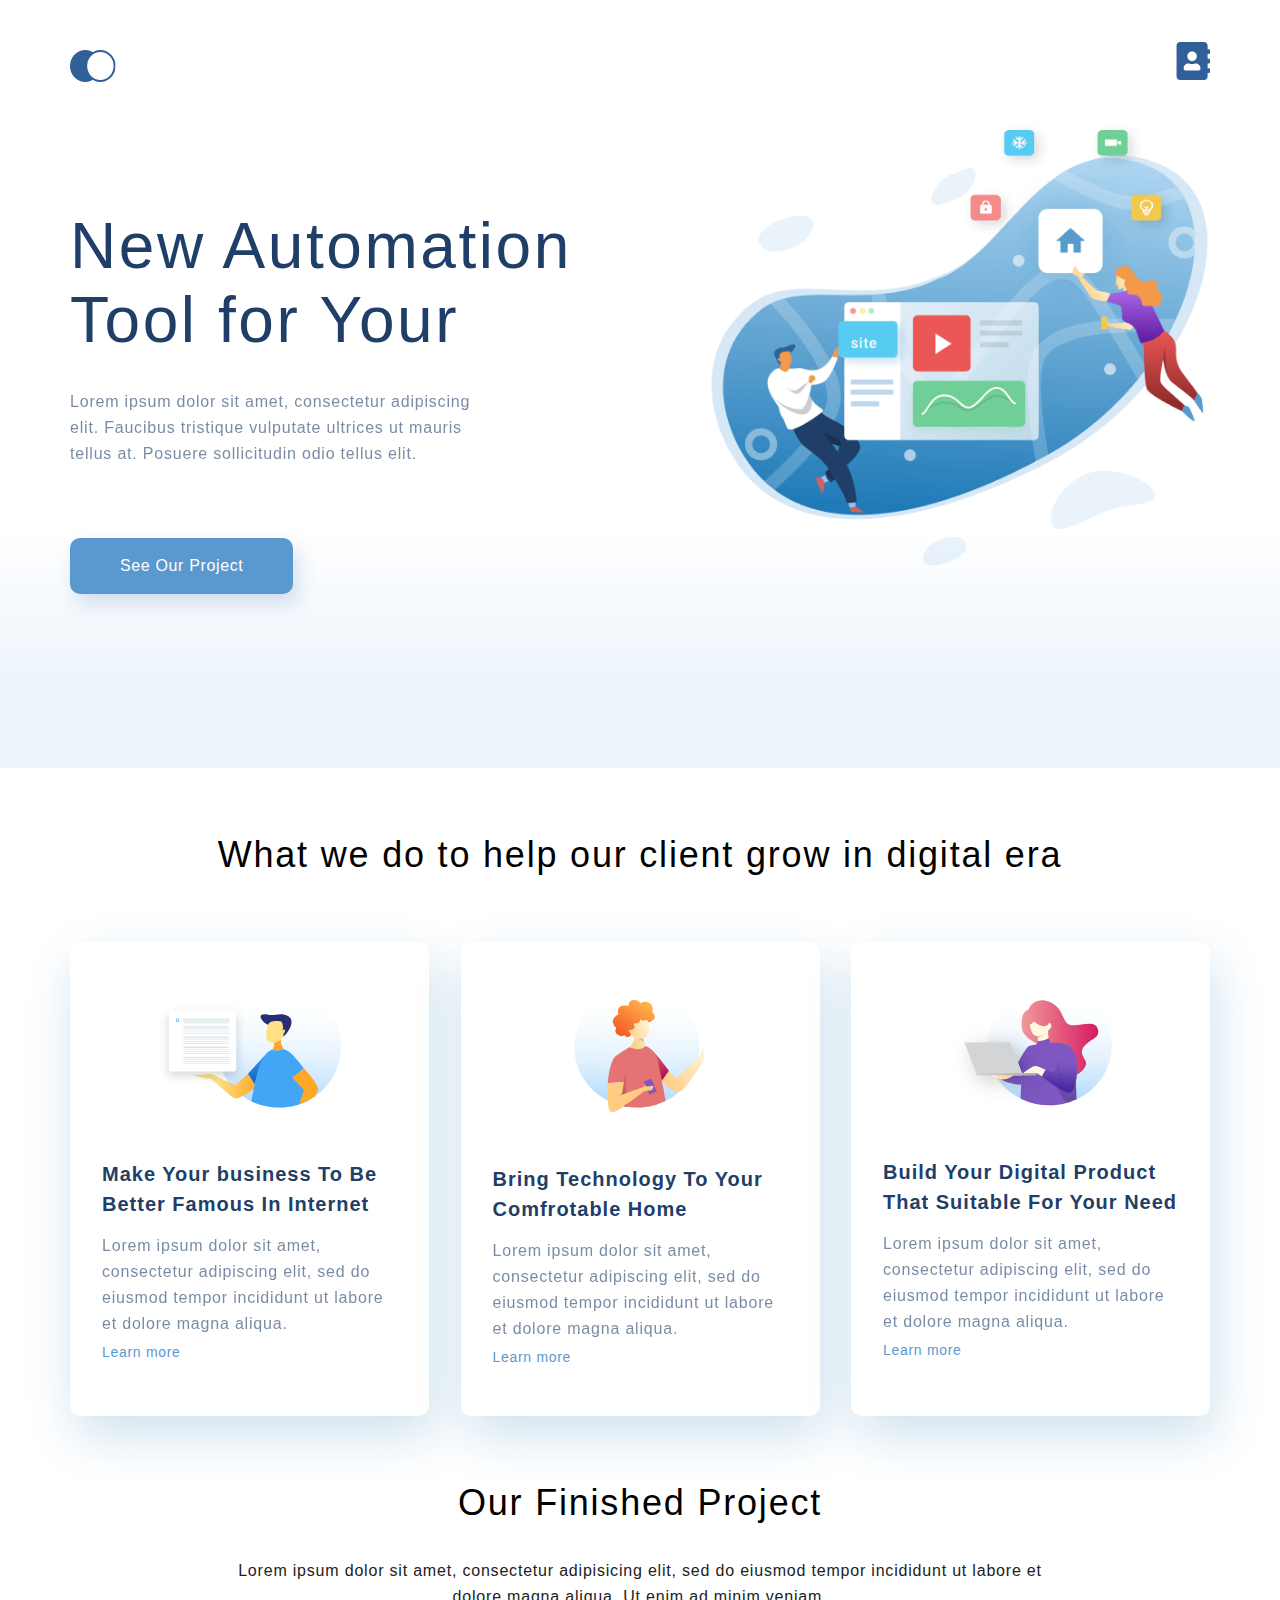
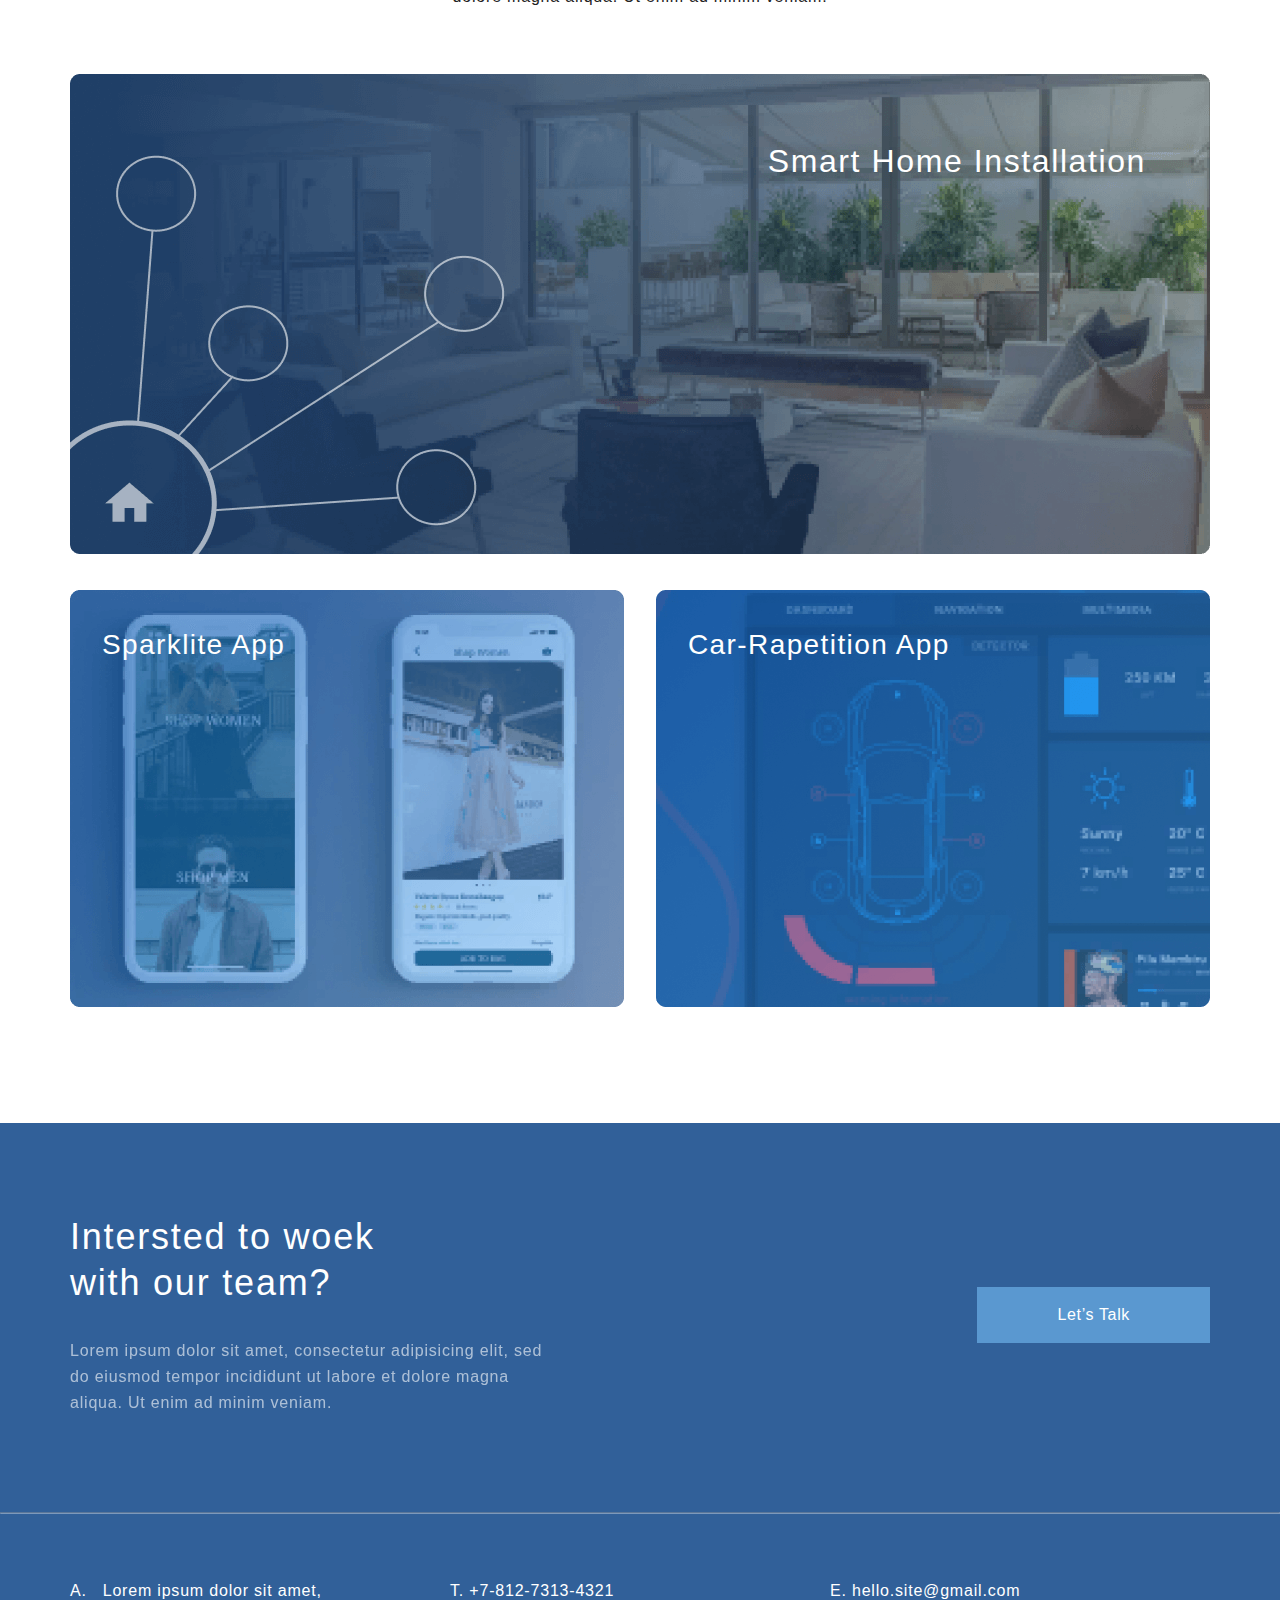
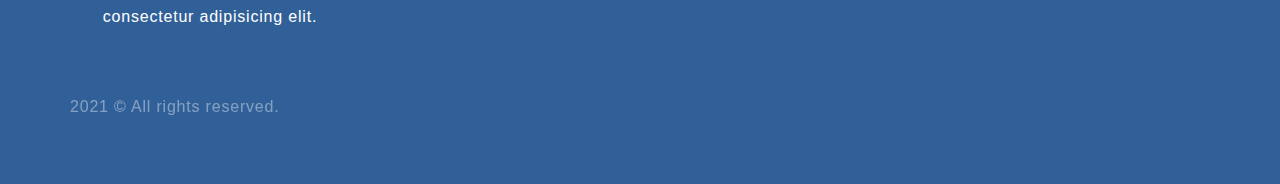
<file: index.html>
<!DOCTYPE html>
<html lang="en">

<head>
    <meta charset="UTF-8">
    <meta http-equiv="X-UA-Compatible" content="IE=edge">
    <meta name="viewport" content="width=device-width, initial-scale=1.0">
    <title>My first website</title>
    <link rel="stylesheet" href="style.css">
</head>

<body>
    <div class="top">
        <div class="container top_box">
            <ul class="header">
                <li><a href="index.html"><img src="img/logo.svg" alt="logo"></a></li>
                <li><a href="contacts.html"><img src="img/contacts.svg" alt="contacts"></a></li>
            </ul>
            <div class="top_info">
                <h1 class="top_heading">New Automation
                    Tool for Your </h1>
                <p class="text top_text">Lorem ipsum dolor sit amet, consectetur adipiscing elit. Faucibus tristique
                    vulputate ultrices ut mauris tellus at. Posuere sollicitudin odio tellus elit.</p>
                <a href="#" class="top_button">See Our Project</a>
            </div>
        </div>
    </div>
    <div class="what-we-do container">
        <h3 class="heading">What we do to help our client grow in digital era</h3>
        <div class="card-box">
            <div class="card">
                <img class="card_img" src="img/card1.svg" alt="card 1">
                <h4 class="heading-mini">Make Your business To Be
                    Better Famous In Internet</h4>
                <p class="text">Lorem ipsum dolor sit amet, consectetur adipiscing elit, sed do eiusmod tempor
                    incididunt ut labore et dolore magna aliqua. </p>
                <a class="card_link" href="#">Learn more</a>
            </div>
            <div class="card">
                <img class="card_img" src="img/card2.svg" alt="card 2">
                <h4 class="heading-mini">Bring Technology To Your
                    Comfrotable Home</h4>
                <p class="text">Lorem ipsum dolor sit amet, consectetur adipiscing elit, sed do eiusmod tempor
                    incididunt ut labore et dolore magna aliqua. </p>
                <a class="card_link" href="#">Learn more</a>
            </div>
            <div class="card">
                <img class="card_img" src="img/card3.svg" alt="card 3">
                <h4 class="heading-mini">Build Your Digital Product
                    That Suitable For Your Need</h4>
                <p class="text">Lorem ipsum dolor sit amet, consectetur adipiscing elit, sed do eiusmod tempor
                    incididunt ut labore et dolore magna aliqua. </p>
                <a class="card_link" href="#">Learn more</a>
            </div>
        </div>
    </div>
    <div class="project container">
        <h3 class="heading">Our Finished Project</h3>
        <p class="text text_project">Lorem ipsum dolor sit amet, consectetur adipisicing elit, sed do eiusmod tempor
            incididunt ut labore et dolore magna aliqua. Ut enim ad minim veniam.</p>
        <div class="project__item">
            <img class="project__img" src="img/project-1.png" alt="photo">
            <p class="project__text">Smart Home Installation</p>
        </div>
        <div class="project__parent">
            <div class="project__item project__item_margin">
                <img class="project__img" src="img/project-2.png" alt="photo">
                <p class="project__item_margin_text">Sparklite App</p>
            </div>
            <div class="project__item project__item_car">
                <img class="project__img" src="img/project-3.png" alt="photo">
                <p class="project__item_car_text">Car-Rapetition App</p>
            </div>
        </div>
    </div>
    <div class="footer">
        <div class="container">
            <div class="footer__top">
                <div class="footer__text">
                    <h3 class="heading heading_footer__top">Intersted to woek
                        with our team?</h3>
                    <p class="text text__footer_top">Lorem ipsum dolor sit amet, consectetur adipisicing elit, sed do
                        eiusmod tempor incididunt ut labore et dolore magna aliqua. Ut enim ad minim veniam.</p>
                </div>
                <a href="#" class="footer_button">Let’s Talk</a>
            </div>
        </div>
        <hr>
        <div class="container">
            <div class="footer__bottom">
                <ul class="footer__info">
                    <li class="footer__list">Lorem ipsum dolor sit amet, consectetur adipisicing elit.</li>
                    <li class="footer__list">T. +7-812-7313-4321</li>
                    <li class="footer__list"><a class="mail" href="mailto:hello.site@gmail.com">E.
                            hello.site@gmail.com</a>
                    </li>
                </ul>
                <div class="footer__copy">
                    <p class="text text__footer_copy">2021 &copy; All rights reserved.</p>
                </div>
            </div>
        </div>
    </div>
</body>

</html>
</file>
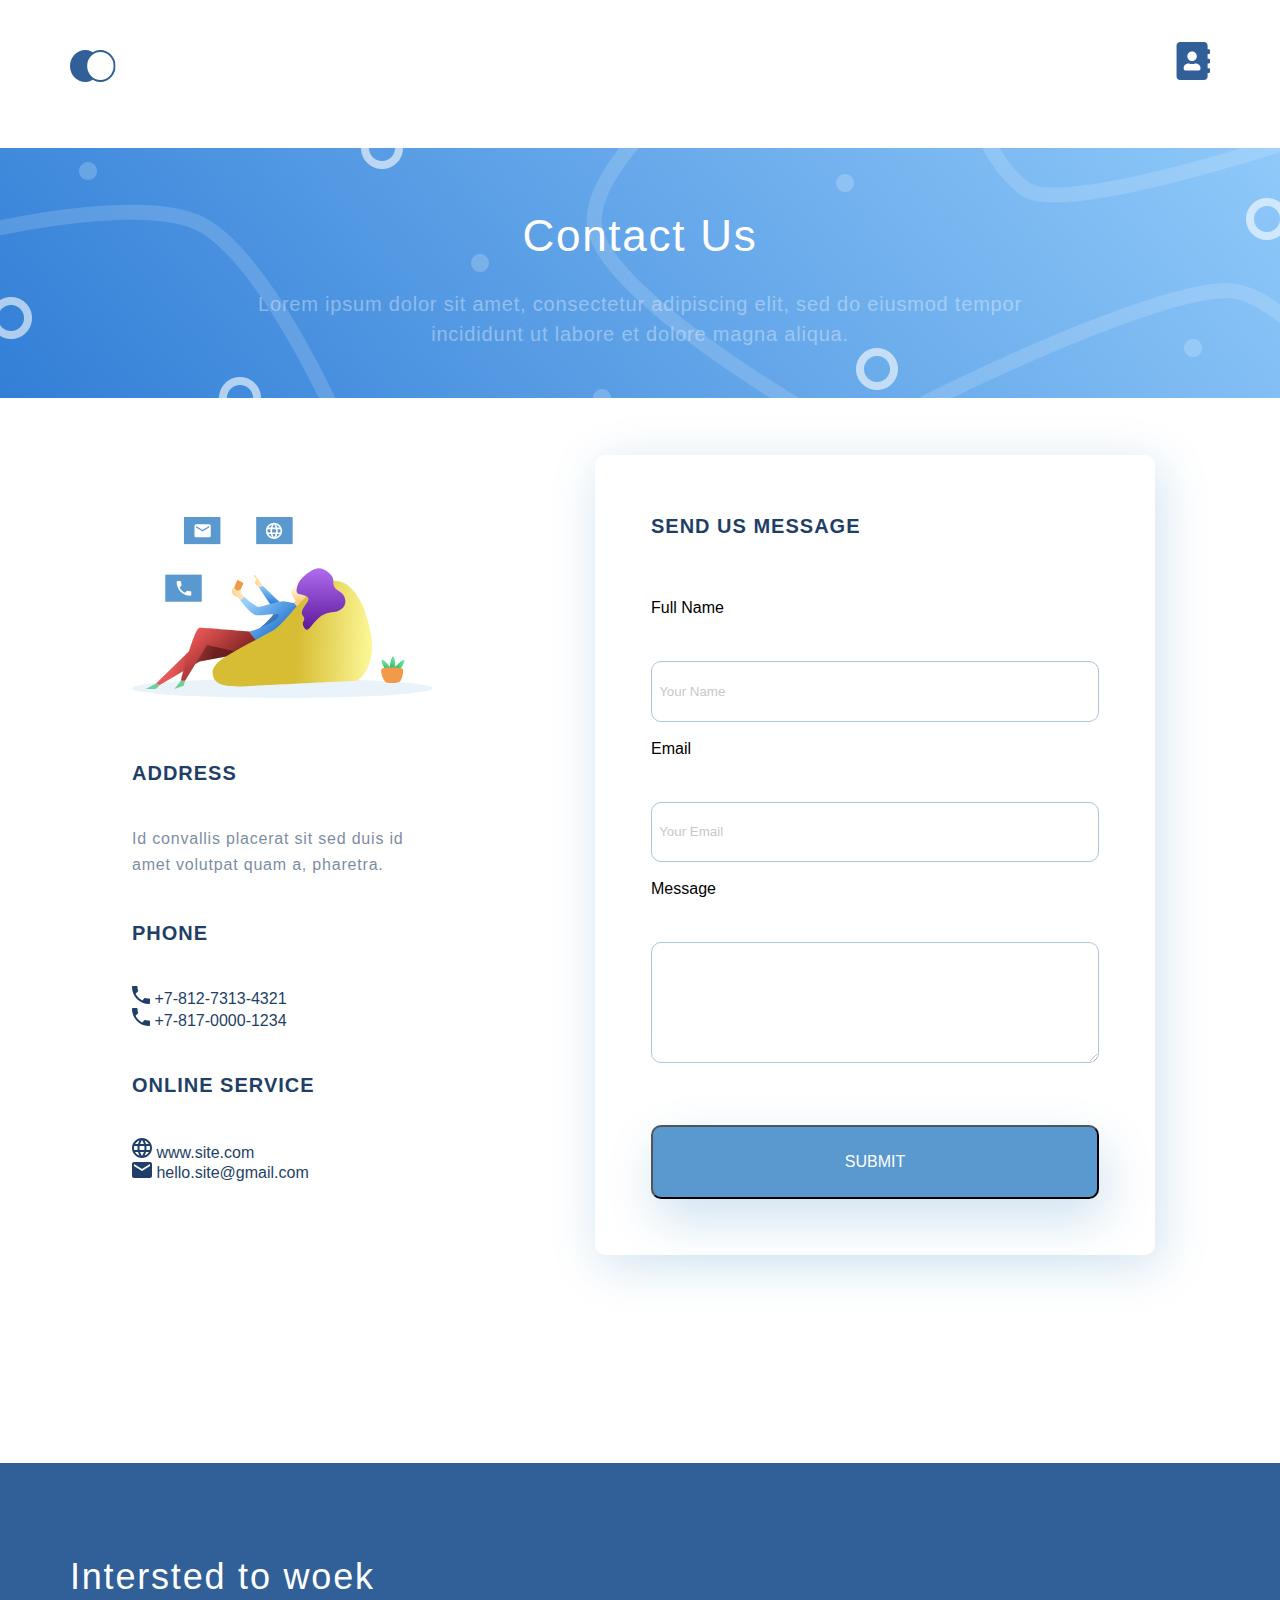
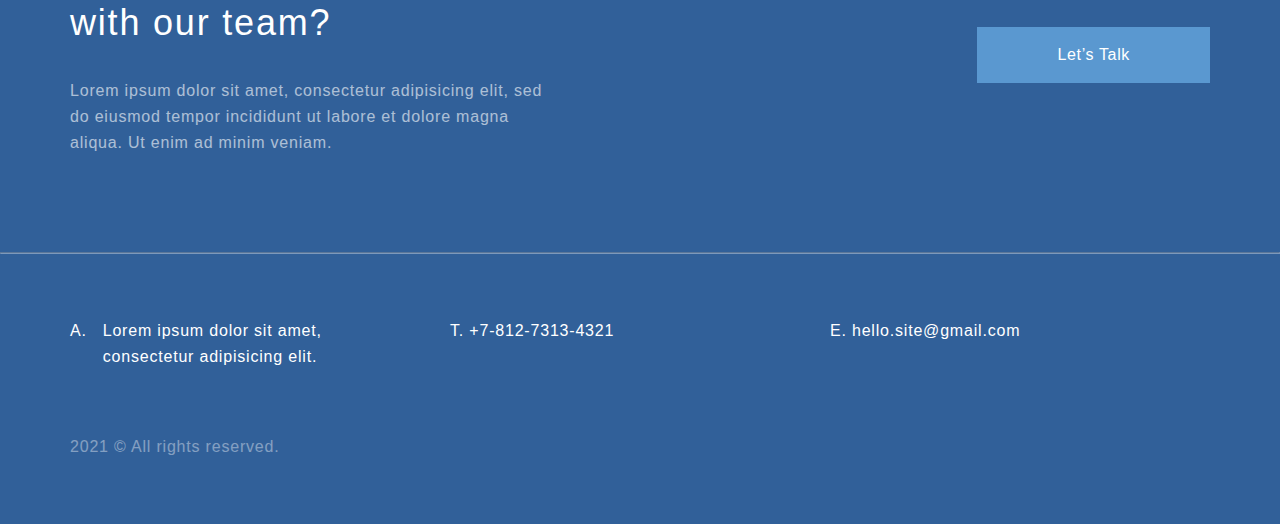
<file: contacts.html>
<!DOCTYPE html>
<html lang="en">

<head>
    <meta charset="UTF-8">
    <meta http-equiv="X-UA-Compatible" content="IE=edge">
    <meta name="viewport" content="width=device-width, initial-scale=1.0">
    <title>My first website</title>
    <link rel="stylesheet" href="style.css">
</head>

<body>
    <div class="top__contact">
        <div class="container">
            <ul class="header">
                <li><a href="index.html"><img src="img/logo.svg" alt="logo"></a></li>
                <li><a href="contacts.html"><img src="img/contacts.svg" alt="contacts"></a></li>
            </ul>
        </div>
    </div>
    <div class="contacts-header">
        <div class="content container">
            <h2 class="title2">Contact Us</h2>
            <p class="text text__contacts-header">Lorem ipsum dolor sit amet, consectetur adipiscing elit, sed do
                eiusmod tempor incididunt ut
                labore et dolore magna aliqua.</p>
        </div>
    </div>
    <form action="#">
        <div class="container">
            <div class="contact_content">
                <div class="contacts-info">
                    <img src="img/contacts-info.svg" alt="contacts-info-photo" class="contacts-info-photo">
                    <h4 class="heading-mini heading-mini__adress">ADDRESS</h4>
                    <p class="text">Id convallis placerat sit sed duis id amet volutpat quam a, pharetra.</p>
                    <h4 class="heading-mini heading-mini__phone">PHONE</h4>
                    <ul>
                        <li><img src="img/phone.svg" alt="phone"> +7-812-7313-4321</li>
                        <li><img src="img/phone.svg" alt="phone"> +7-817-0000-1234</li>
                    </ul>
                    <h4 class="heading-mini heading-mini__phone">ONLINE SERVICE</h4>
                    <ul>
                        <li><a class="links" href="https://geekbrains.ru/" target="_blank"><img src="img/site.svg"
                                    alt="site">
                                www.site.com</a></li>
                        <li><a class="links" href="mailto:hello.site@gmail.com"><img src="img/mail.svg" alt="mail">
                                hello.site@gmail.com</a></li>
                    </ul>
                </div>
                <div class="form">
                    <h4 class="heading-mini">SEND US MESSAGE</h4>
                    Full Name <input type="text" placeholder="  Your Name" class="field"><br>
                    Email <input type="email" placeholder="  Your Email" class="field"><br>
                    Message <textarea name="Message" id="Message" cols="30" rows="5" class="field"></textarea><br>
                    <button type="submit" class="send">submit</button>
                </div>
            </div>
        </div>
    </form>
    <div class="maps">
        <script
            src="https://api-maps.yandex.ru/services/constructor/1.0/js/?um=constructor%3Abbe06856820e7d947a43b2bb2f0c25b46092c26f97788d400a0a7f07b9d0b45a&amp;width=100%&amp;height=400&amp;lang=ru_RU&amp;scroll=true">
            </script>
    </div>
    <div class="footer">
        <div class="container">
            <div class="footer__top">
                <div class="footer__text">
                    <h3 class="heading heading_footer__top">Intersted to woek
                        with our team?</h3>
                    <p class="text text__footer_top">Lorem ipsum dolor sit amet, consectetur adipisicing elit, sed do
                        eiusmod tempor incididunt ut labore et dolore magna aliqua. Ut enim ad minim veniam.</p>
                </div>
                <a href="#" class="footer_button">Let’s Talk</a>
            </div>
        </div>
        <hr>
        <div class="container">
            <div class="footer__bottom">
                <ul class="footer__info">
                    <li class="footer__list">Lorem ipsum dolor sit amet, consectetur adipisicing elit.</li>
                    <li class="footer__list">T. +7-812-7313-4321</li>
                    <li class="footer__list"><a class="mail" href="mailto:hello.site@gmail.com">E.
                            hello.site@gmail.com</a>
                    </li>
                </ul>
                <div class="footer__copy">
                    <p class="text text__footer_copy">2021 &copy; All rights reserved.</p>
                </div>
            </div>
        </div>
    </div>
</body>

</html>
</file>
<file: style.css>
* {
    margin: 0;
    padding: 0;
    }

body{
    font-family: sans-serif;
}

.container {
    max-width: 1140px;
    margin: 0 auto;
}

.top {
    min-height: 768px;
    background: linear-gradient(0deg, #EBF3FB 8.84%, rgba(152, 195, 232, 0) 31.12%);
}

.header {
    display: flex;
    justify-content: space-between;
    list-style-type: none;
    padding-top: 42px;
}

.top_box {
    display: flex;
    flex-direction: column;
    height: 100%;
}

.top_info {
    padding-top: 115px;
    flex-grow: 1;
    background-image: url(img/top_back.png);
    background-repeat: no-repeat;
    background-position: right center;
    background-size: 44%;
}

.top_button {
    font-size: 16px;
    line-height: 26px;
    text-align: center;
    letter-spacing: 0.04em;
    color: #FFFFFF;
    background: #5A98D0;
    box-shadow: 5px 10px 20px rgba(53, 110, 173, 0.2);
    border-radius: 10px;
    padding: 15px 50px;
    text-decoration: none;
    display: inline-block;
    margin-top: 71px;
}

.top_heading {
    width: 510px;
    font-size: 64px;
    font-weight: 300;
    line-height: 74px;
    letter-spacing: 0.04em;
    color: #1F3F68;
    margin-bottom: 32px;
 }

.top_text {
    width: 425px;
}

.contacts-header {
    display: flex;
    height: 250px;
    top: 129px;
    background-image: url(img/contacts-back.png);
    background-size: cover;
    margin-top: 54px;
}

.contacts-info {
    width: 301px;
    padding: 62px;
}

.form {
    width: 560px;
    height: 800px;
    background: #FFFFFF;
    box-shadow: 5px 10px 50px rgb(16 112 177 / 20%);
    border-radius: 10px;
    margin-left: 100px;
    padding: 56px;
    box-sizing: border-box;
    display: grid;
}

.title2 {
    font-weight: 500;
    font-size: 44px;
    line-height: 74px;
    text-align: center;
    letter-spacing: 0.04em;
    color: #FFFFFF;
    padding-top: 51px;
}

.card {
    width: 359px;
    padding: 44px 32px;
    box-sizing: border-box;
    box-shadow: 5px 20px 50px rgba(16, 112, 177, 0.2);
    border-radius: 10px;
    background: #FFFFFF;
    display: flex;
    flex-direction: column;
}

.card_img {
    align-self: center;
    margin-bottom: 51px;
}

.card-box {
    display: flex;
    justify-content: space-between;
    padding-top: 64px;
    padding-bottom: 64px;
}

.card_link {
    font-size: 14px;
    line-height: 30px;
    letter-spacing: 0.05em;
    color: #5A98D0;
    text-decoration: none;
}

.project__img {
    width: 100%;
}

.project__parent {
    display: flex;
    justify-content: space-between;
    margin-top: 32px;
}

.project__item {
    position: relative;
    flex-grow: 1;
}

.project__item_margin {
    position: relative;
    margin-right: 32px;
}

.project__item_margin_text {
    position: absolute;
    font-size: 28px;
    line-height: 46px;
    letter-spacing: 0.05em;
    top: 32px;
    left: 32px;
    color: #FFFFFF;
}

.project__item_car {
    position: relative;
}

.project__item_car_text {
    position: absolute;
    font-size: 28px;
    line-height: 46px;
    letter-spacing: 0.05em;
    color: #FFFFFF;
    top: 32px;
    left: 32px;
}

.project__text {
    font-size: 32px;
    line-height: 46px;
    text-align: right;
    letter-spacing: 0.05em;
    color: #FFFFFF;
    position: absolute;
    top: 64px;
    right: 64px;
}

.footer {
    background: #316099;
    padding-top: 91px;
    padding-bottom: 64px;
    margin-top: 112px;
}

.footer__top{
    padding-bottom: 96px;
    display: flex;
    justify-content: space-between;
    align-items: center;
}

.footer__info{
    display: flex;
    justify-content: space-between;
    padding-top: 64px;
}

.footer__text {
    width: 495px;
}

.footer_button {
    font-size: 16px;
    line-height: 26px;
    text-align: center;
    letter-spacing: 0.04em;
    color: #FFFFFF;
    text-decoration: none;
    background: #5A98D0;
    padding: 15px 80px;
}

.footer__list {
    font-size: 16px;
    line-height: 26px;
    letter-spacing: 00.05em;
    color: #FFFFFF;
    flex-grow: 1;
    flex-basis: 33.333%;
    list-style-type: none;
    display: flex;
    margin-right: 32px;
}

.footer__list:first-child::before {
    content: 'A.';
    display: block;
    margin-right: 16px;
}

.mail {
    text-decoration: none;
    color: #FFFFFF;
}
.contact_content{
    display: flex;
    margin-top: 57px;
}

.text{
    font-size: 16px;
    line-height: 26px;
    color: #1F3F68;
    letter-spacing: 0.05em;
    opacity: 0.6;
}

.text_project {
    width: 75%;
    margin: 32px auto 64px;
    color: #222222;
    opacity: 1;
    text-align: center;
}

.text__contacts-header {
    font-size: 20px;
    line-height: 30px;
    text-align: center;
    letter-spacing: 0.04em;
    color: rgba(255, 255, 255, 0.6);
    width: 780px;
    padding-top: 16px;
}

.text__footer_top {
    color: #FFFFFF;
}

.footer__copy {
    margin-top: 64px;
}

.text__footer_copy {
    font-size: 16px;
    line-height: 26px;
    letter-spacing: 0.05em;
    color: #FFFFFF;
    opacity: 0.4;
}

.heading-contacts {
    font-weight: 500;
    font-size: 44px;
    text-align: center;
}

.what-we-do {
    padding-top: 64px;
}

.heading {
    font-size: 36px;
    text-align: center;
    font-weight: 300;
    line-height: 46px;
    letter-spacing: 0.05em;
}

.heading-mini{
    font-size: 20px;
    line-height: 30px;
    color: #1F3F68;
    letter-spacing: 0.05em;
    margin-bottom: 14px;
}

.heading-mini__adress {
    padding: 56px 0 24px;
}

.heading-mini__phone {
    padding: 40px 0 24px;
}

.heading_footer__top{
    width: 340px;
    text-align: left;
    color: #FFFFFF;
    margin-bottom: 32px;
}

hr {
    opacity: 0.4;
}

ul {
    list-style-type: none;
    color: #1F3F68;
}

.links {
   text-decoration: none; 
   color: #1F3F68;
}

.field{
    border: 1px solid #356EAD;
    box-sizing: border-box;
    border-radius: 10px;
    opacity: 0.4;
}

.send{
    background: #5A98D0;
    box-shadow: 5px 20px 50px rgba(16, 112, 177, 0.2);
    border-radius: 10px;
    font-weight: 500;
    font-size: 16px;
    line-height: 26px;
    text-align: center;
    color: #FFFFFF;
    text-transform: uppercase;
}

.maps {
    padding-top: 96px;
    width: 85%;
    margin: auto;
}

@media (max-width: 1024px) {
    .container {
        padding-left: 32px;
        padding-right: 32px;
        min-height: inherit;
    }

    .top_info {
        background-position: right 280px;
    }

    .card-box {
        flex-direction: column;
        align-items: center;
    }

    .card {
        margin-bottom: 32px;
    }

    .contact_content{
        display:block;
        margin: 64px 0 0;
    }

    .text__contacts-header {
        width: 80%;
        margin: auto;
    }

    .contacts-info{
        margin: auto;
    }

    .form {
        margin: auto;
        width: 520px;
        height: 780px;
    }

    .footer {
        margin-top: 64px;
    }

    .footer__top {
        padding-bottom: 64px;
    }

    .footer__text {
        width: 336px;
        margin-left: 92px;
    }

    .heading_footer__top {
        width: 336px;
    }

    .footer_button {
        padding: 4px 30px;
        margin-right: 51px;
    }

    .footer__info {
        padding: 64px 0;
        flex-direction: column;
        margin-left: 88px;
    }

    .footer__list {
        padding-bottom: 25px;
    }

    .footer__copy {
    margin-top: 0;
    margin-left: 86px;
    }
    .maps {
        padding-top: 64px;
        width: 100%;
        margin: auto;
    }
}

@media (max-width:667px) {
    .header{
        padding-top: 24px;
    }

    .top {
        min-height: 376px;
        padding-bottom: 41px;
        box-sizing: border-box;
    }

    .top_info {
        padding-top: 36px;
        display: flex;
        flex-direction: column;
        align-items: center;
        background-image: none;
    }

    .top_heading {
        width: 100%;
        font-size: 32px;
        line-height: 37px;
        margin-bottom: 12px;
        text-align: center;
    }

    .top_text {
        width: 100%;
        text-align: center;
    }

    .top_button {
        font-size: 12px;
        line-height: 26px;
        padding: 0 8px;
    }

    .heading {
        font-size: 24px;
        line-height: 28px;
    }

    .what-we-do {
        padding-top: 48px;
    }

    .card-box {
        padding-top: 32px;
    }

    .card {
        width: 100%;
    }

    .text_project {
        width: 100%;
    }

    .project__text {
        font-size: 16px;
        line-height: 19px;
        top: 16px;
        right: 16px;
    }

    .project__item_margin_text {
        left: 16px;
        font-size: 16px;
        line-height: 19px;
        top: 16px;
    }

    .project__item_car_text {
        left: 16px;
        font-size: 16px;
        line-height: 19px;
        top: 16px;
    }

    .project__parent {
        flex-direction: column;
        margin-top: 16px;
    }

    .project__item_margin {
        margin-right: 0;
        margin-bottom: 16px;
    }

    .contacts-header {
        margin-top: 16px;
    }

    .title2 {
    font-size: 24px;
    line-height: 28px;
    }

    .contacts-info{
        padding: 0;
        width: 100%;
    }

    .contacts-info-photo {
        width: 100%;
    }

    .form {
        padding: 20px;
        width: 100%;
        height: 514px;
        margin-top: 32px;
    }

    .footer {
        padding-top: 16px;
        padding-bottom: 32px;
        margin-top: 32px;
    }

    .footer__top {
        padding-bottom: 41px;
        text-align: center;
        flex-direction: column;
    }

    .footer__text {
        margin: auto;
        width: 100%;
    }

    .heading_footer__top {
        text-align: center;
        width: 100%;
    }

    .text__footer_top {
        margin-bottom: 32px;
    }

    .footer_button {
        margin-right: 0;
    }

    .footer__info {
        padding: 32px 0;
        margin-left: 0;
    }

    .footer__list {
        padding-bottom: 17px;
    }

    .footer__copy {
        margin-left: 0;
        text-align: center;
    }
}
</file>
